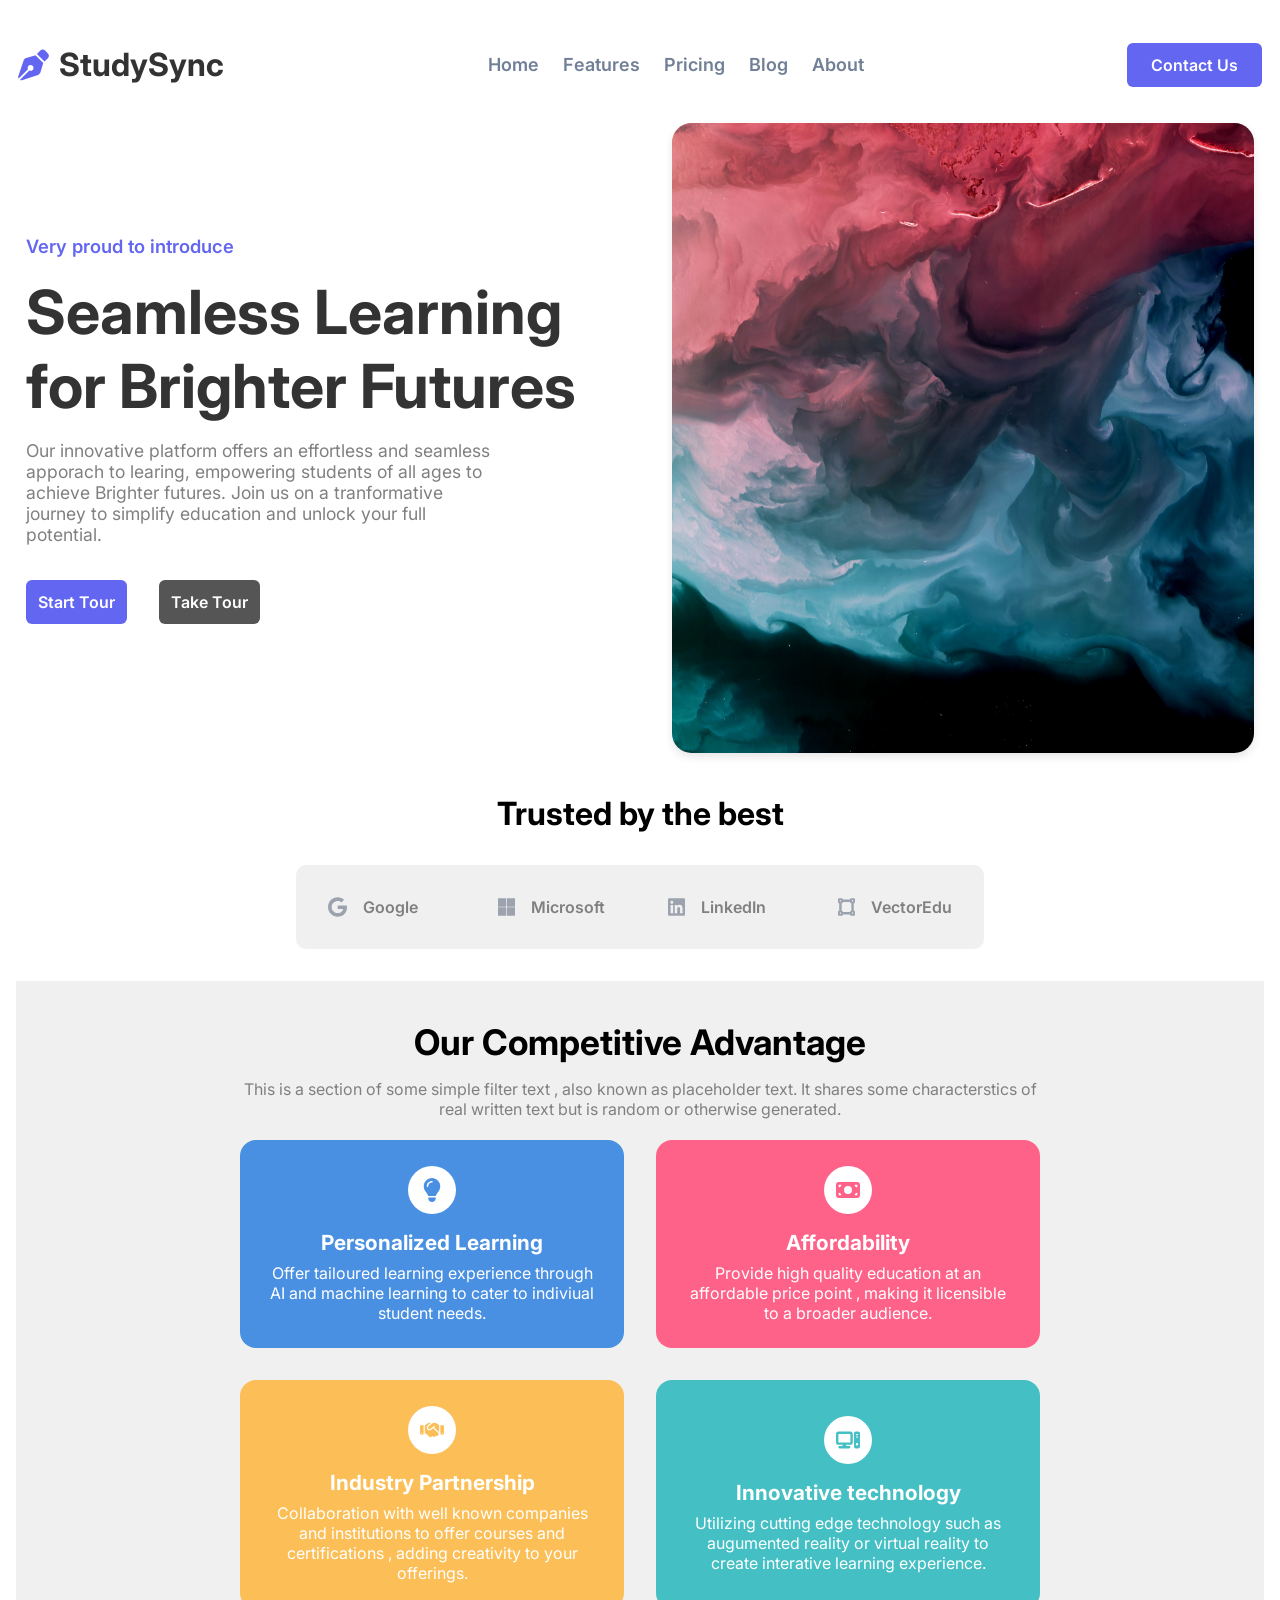
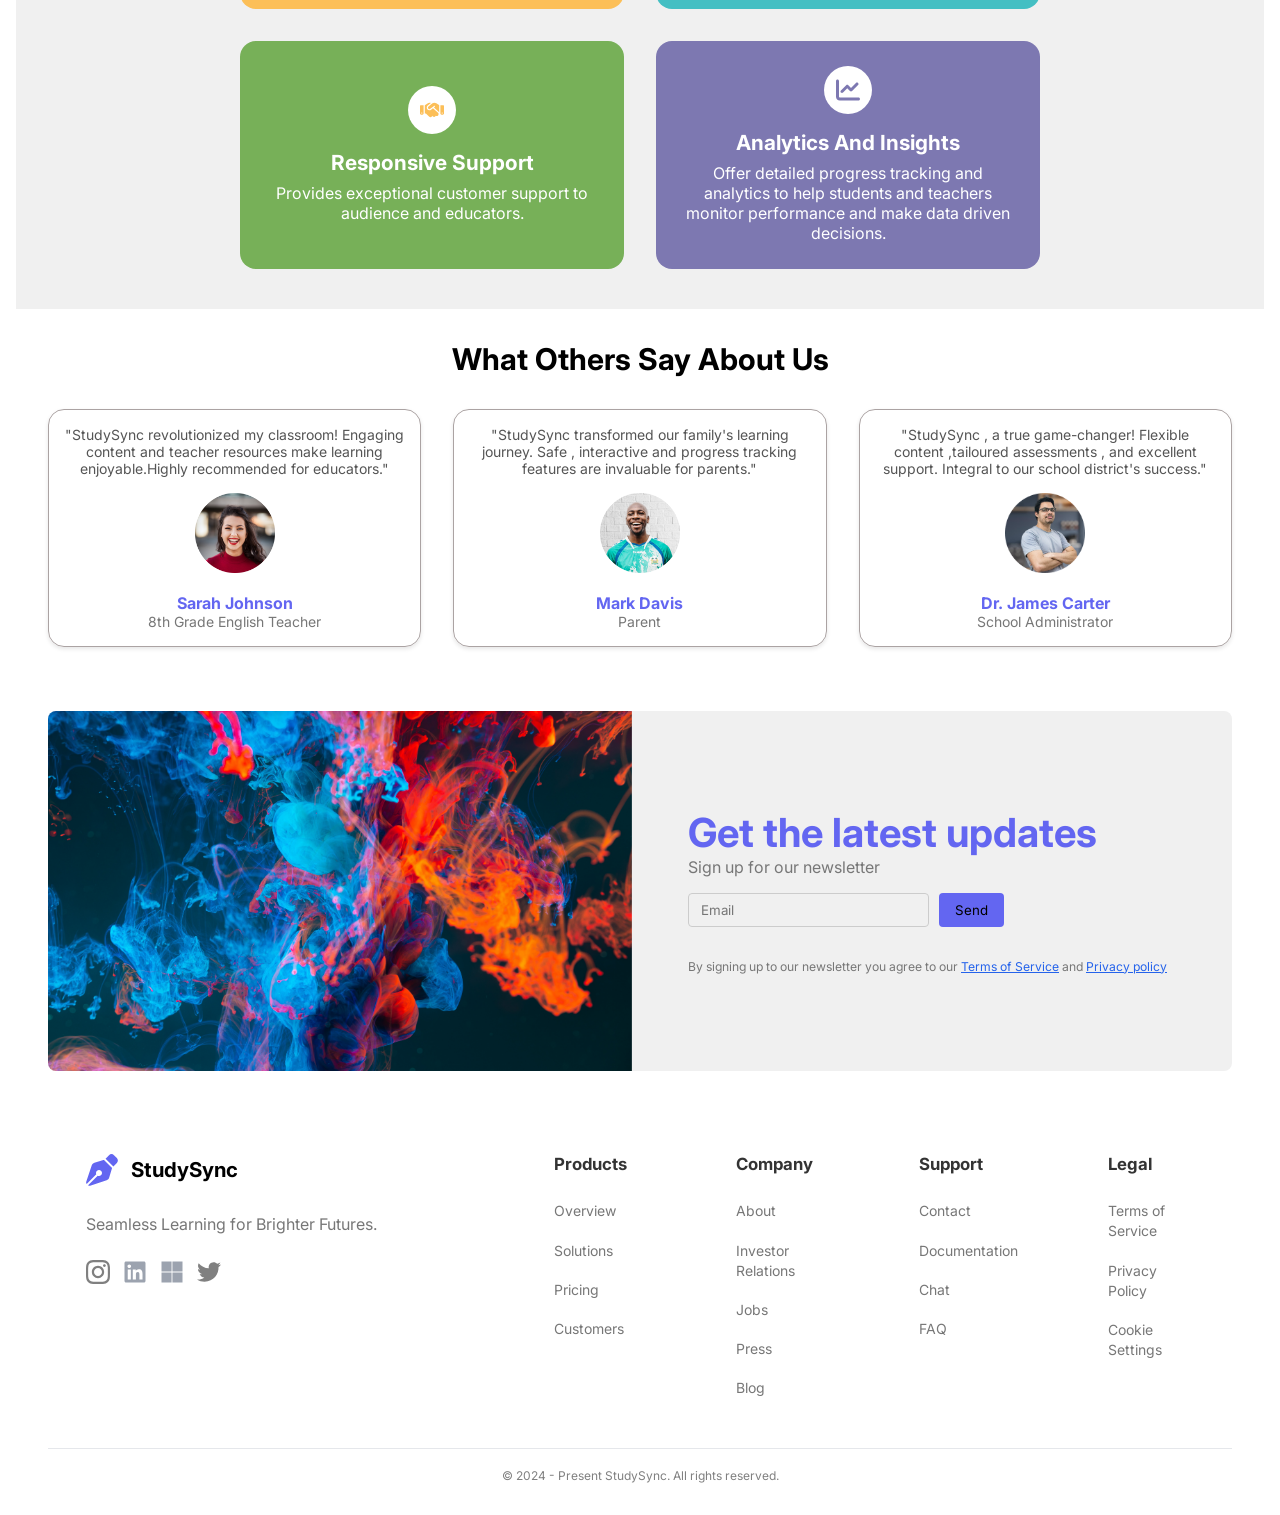
<file: index.html>
<!DOCTYPE html>
<html lang="en">
<head>
    <meta charset="UTF-8">
    <meta name="viewport" content="width=device-width, initial-scale=1.0">
    <meta name="google-site-verification" content="7jgG5KhkjjLFt8AueVVeSKlJXRJ-OzAuravGoHdlTAI" />
    <link rel="stylesheet" href="styles.css">
    <title>StudySync</title>
</head>
<body>
    <div class="header">
        <header class="header-content">
            <a href="#logo" class="logo">
                <img src="./images/studySync.svg" alt="logoImage" class="logo-icon">
                <span class="logo-text">StudySync</span>
            </a>

            <nav class="nav">
                <li><a class="nav-link" href="#home">Home</a></li>
                <li><a class="nav-link" href="#features">Features</a></li>
                <li><a class="nav-link" href="#pricing">Pricing</a></li>
                <li><a class="nav-link" href="#blog">Blog</a></li>
                <li><a class="nav-link" href="#about">About</a></li>
            </nav>

            <button class="contactBtn"><a href="#contact" class="contact-button">Contact Us</a></button>

            <button type="button" class="menu-button">
                <img src="./images/Hamburger.svg" alt="menuButton" class="menu-icon">
            </button>
        </header>
    </div>
    
    <div class="content">
        <section class="main-section">
            <div class="content-left">
               <p class="section-label">Very proud to introduce</p>
               <h1 class="section-title">Seamless Learning for Brighter Futures</h1>
               <p class="section-description">Our innovative platform offers an effortless and seamless apporach  to learing, empowering students of all ages to achieve Brighter futures. Join us on a tranformative journey to simplify education and unlock your full potential.</p>
               <div class="button-group">
                <a href="#start" class="start-button">Start Tour</a>
                <a href="#tour" class="tour-button">Take Tour</a>
               </div>
            </div>

            <div class="content-right">
                <div class="image-container">
                    <img src="./images/usgs-hoS3dzgpHzw-unsplash.jpg" alt="sectionImage" class="section-image">
                </div>
            </div>
        </section>
    </div>

    <div class="company-container">
        <h2 class="company-title">Trusted by the best</h2>
        <div class="company-grid">
            <div class="company-logo">
                <img src="./images/Google.svg" alt="" class="svg-img">
                <span class="logo-txt">Google</span>
            </div>

            <div class="company-logo">
                <img src="./images/Microsoft.svg" alt="" class="svg-img">
                <span class="logo-txt">Microsoft</span>
            </div>

            <div class="company-logo">
                <img src="./images/linkedin.svg" alt="" class="svg-img">
                <span class="logo-txt">LinkedIn</span>
            </div>

            <div class="company-logo">
                <img src="./images/VectorEdu.svg" alt="" class="svg-img">
                <span class="logo-txt">VectorEdu</span>
            </div>
        </div>
    </div>

    <div class="feature-container">
        <div class="feature-content">
            <div class="main-info">
                <h2 class="main-title">Our Competitive Advantage</h2>
                <p class="main-description">This is a section of some simple filter text , also known as placeholder text. It shares some characterstics of real written text but is random or otherwise generated.</p>
            </div>
            <div class="feature-grid">
                <!-- card1 -->
                 <div class="feature-card">
                    <div class="icon-container">
                        <img src="./images/PersonalizedLearn.svg" class="feature-svg" alt="">
                    </div>
                    <div class="feature-info">
                        <div class="feature-title">Personalized Learning</div>
                        <div class="feature-description">Offer tailoured learning experience through AI and machine learning to cater to indiviual student needs.</div>
                    </div>
                 </div>

                <!-- card2 -->
                <div class="feature-card">
                    <div class="icon-container">
                        <img src="./images/Affordability.svg" class="feature-svg" alt="">
                    </div>
                    <div class="feature-info">
                        <div class="feature-title">Affordability</div>
                        <div class="feature-description">Provide high quality education at an affordable price point , making it licensible to a broader audience. </div>
                    </div>
                 </div>

                <!-- card3 -->
                <div class="feature-card">
                    <div class="icon-container">
                        <img src="./images/IndustryPatner.svg" class="feature-svg" alt="">
                    </div>
                    <div class="feature-info">
                        <div class="feature-title">Industry Partnership</div>
                        <div class="feature-description">Collaboration with well known companies and institutions to offer courses and certifications , adding creativity to your offerings.</div>
                    </div>
                 </div>

                <!-- card4 -->
                <div class="feature-card">
                    <div class="icon-container">
                        <img src="./images/InnovativeTech.svg" class="feature-svg" alt="">
                    </div>
                    <div class="feature-info">
                        <div class="feature-title">Innovative technology</div>
                        <div class="feature-description">Utilizing cutting edge technology such as augumented reality or virtual reality to create interative learning experience.</div>
                    </div>
                 </div>

                <!-- card5 -->
                <div class="feature-card">
                    <div class="icon-container">
                        <img src="./images/IndustryPatner.svg" class="feature-svg" alt="">
                    </div>
                    <div class="feature-info">
                        <div class="feature-title">Responsive Support</div>
                        <div class="feature-description">Provides exceptional customer support to audience and educators.</div>
                    </div>
                 </div>

                <!-- card6 -->
                <div class="feature-card">
                    <div class="icon-container">
                        <img src="./images/Analytics.svg" class="feature-svg" alt="">
                    </div>
                    <div class="feature-info">
                        <div class="feature-title">Analytics And Insights</div>
                        <div class="feature-description">Offer detailed progress tracking and analytics to help students and teachers monitor performance and make data driven decisions.</div>
                    </div>
                 </div>
            </div>
        </div>
    </div>

    <div class="testimonial-container">
        <div class="testimonial-content">
            <h2 class="testimonial-title">What Others Say About Us</h2>
            <div class="testimonial-grid">
                <!-- card1  -->
                <div class="testimonial-card">
                    <div class="testimonial-text">"StudySync revolutionized my classroom! Engaging content and teacher resources make learning enjoyable.Highly recommended for educators."</div>
                    <div class="testimonial-avatar">
                        <img src="./images/avatar1.png" alt="">
                    </div>
                    <div class="testimonial-details">
                        <h3 class="testimonial-name">Sarah Johnson</h3>
                        <p class="testimonial-desc">8th Grade English Teacher</p>
                    </div>
                </div>

                <!-- card2 -->
                <div class="testimonial-card">
                    <div class="testimonial-text">"StudySync transformed our family's learning journey. Safe , interactive and progress tracking features are invaluable for parents."</div>
                    <div class="testimonial-avatar">
                        <img src="./images/avatar2.png" alt="">
                    </div>
                    <div class="testimonial-details">
                        <h3 class="testimonial-name">Mark Davis </h3>
                        <p class="testimonial-desc">Parent</p>
                    </div>
                </div>

                <!-- card3 -->
                <div class="testimonial-card">
                    <div class="testimonial-text">"StudySync , a true game-changer! Flexible content ,tailoured assessments , and excellent support. Integral to our school district's success."</div>
                    <div class="testimonial-avatar">
                        <img src="./images/avatar3.png" alt="">
                    </div>
                    <div class="testimonial-details">
                        <h3 class="testimonial-name">Dr. James Carter</h3>
                        <p class="testimonial-desc">School Administrator</p>
                    </div>
                </div>
            </div>
        </div>
    </div>

    <div class="newsletter-container">
        <div class="newsletter-content">
            <!-- left part -->
             <div class="news-left">
                <img src="./images/img.png" loading="lazy" alt="news-img" class="news-img">
             </div>
             <!-- right part  -->
              <div class="news-right">
                <div class="news-info">
                    <h2 class="news-title">Get the latest updates</h2>
                    <p class="news-desc">Sign up for our newsletter</p>
                </div>
                <form action="" class="news-form">
                    <input class="news-email" type="text" placeholder="Email">
                    <button class="news-send-button">Send</button>
                </form>

                <div class="privacy-policy">
                    By signing up to our newsletter you agree to our  
                    <a class="news-link" href="">Terms of Service</a>
                    and 
                    <a class="news-link" href="">Privacy policy</a>
                </div>
              </div>
        </div>
    </div>

    <div class="footer-container">
        <footer class="footer">

            <div class="footer-top">

                <div class="comp-logo">
                    <a class="logo-link" href="#">
                        <img class="logo-svg" src="./images/studySync.svg"/>
                        StudySync
                    </a>
                </div>
                <p class="filler-text">Seamless Learning for Brighter Futures.</p>
                <div class="social">
                        <a class="social-link" href="#">
                            <img src="./images/instagram.svg" class="social-icon" />
                        </a>
                        <a class="social-link">
                            <img src="./images/linkedin.svg" class="social-icon" />
                        </a>
                        <a class="social-link">
                            <img src="./images/Microsoft.svg" class="social-icon" />
                        </a>
                        <a class="social-link">
                            <img src="./images/twitter.svg" class="social-icon" />
                        </a>
                </div>
            </div>

            <div class="footer-grid">
                        <!-- column 1 -->
                <div class="footer-grid-column">
                            <div class="footer-grid-heading">
                                Products
                            </div>
                            <ul class="footer-links-list">
                                <li>
                                    <a href="#overview" class="footer-link">Overview</a>
                                </li>
                                <li>
                                    <a href="#overview" class="footer-link">Solutions</a>
                                </li>
                                <li>
                                    <a href="#overview" class="footer-link">Pricing</a>
                                </li>
                                <li>
                                    <a href="#overview" class="footer-link">Customers</a>
                                </li>
                            </ul>
                </div>
                        <!-- column 2 -->
                <div class="footer-grid-column">
                            <div class="footer-grid-heading">
                                Company
                            </div>
                            <ul class="footer-links-list">
                                <li>
                                    <a href="#overview" class="footer-link">About</a>
                                </li>
                                <li>
                                    <a href="#overview" class="footer-link">Investor Relations</a>
                                </li>
                                <li>
                                    <a href="#overview" class="footer-link">Jobs</a>
                                </li>
                                <li>
                                    <a href="#overview" class="footer-link">Press</a>
                                </li>
                                <li>
                                    <a href="#overview" class="footer-link">Blog</a>
                                </li>
                            </ul>
                </div>
                        <!-- column 3 -->
                <div class="footer-grid-column">
                            <div class="footer-grid-heading">
                                Support
                            </div>
                            <ul class="footer-links-list">
                                <li>
                                    <a href="#overview" class="footer-link">Contact</a>
                                </li>
                                <li>
                                    <a href="#overview" class="footer-link">Documentation</a>
                                </li>
                                <li>
                                    <a href="#overview" class="footer-link">Chat</a>
                                </li>
                                <li>
                                    <a href="#overview" class="footer-link">FAQ</a>
                                </li>
                            </ul>
                </div>
                        <!-- column 4 -->
                <div class="footer-grid-column">
                            <div class="footer-grid-heading">
                                Legal
                            </div>
                            <ul class="footer-links-list">
                                <li>
                                    <a href="#overview" class="footer-link">Terms of Service</a>
                                </li>
                                <li>
                                    <a href="#overview" class="footer-link">Privacy Policy</a>
                                </li>
                                <li>
                                    <a href="#overview" class="footer-link">Cookie Settings</a>
                                </li>
                                
                            </ul>
                </div>
            </div>
        </footer>
        <div class="footer-copyright">
            © 2024 - Present StudySync. All rights reserved.
        </div>
    </div>
</body>
</html>
</file>
<file: styles.css>
@import url('https://fonts.googleapis.com/css2?family=Afacad+Flux:wght@100..1000&family=Inter:ital,opsz,wght@0,14..32,100..900;1,14..32,100..900&display=swap');

:root{
    --primary-color:#6366F1;
    --accent-color : #3f83f8;
    --text-color:#333333;
    --link-color: #2563eb;
    --backgound-color: #ffffff;
    --light-gray: #f0f0f0;
    --gray:#808080;
    --dark-gray: #555;
}

*{
    margin: 0;
    padding: 0;
    font-family: 'Inter' , sans-serif;
    text-decoration: none;
}

body{
    height: 100vh;
    text-align: center;
    background-color: var(--backgound-color);
    padding: 1rem;
}

.header-content{
    max-width: 1280px;
    margin: 0 auto;
    display: flex;
    justify-content: space-between;
    align-items: center;
    padding: 0.1rem;
}

.logo{
    display: flex;   /*ek div tha pura logo or span ka usko 2 bhago me divide kra isliye flex lgaya */
    align-items: center;
    font-size: 2rem;
    font-weight: bold  ;
    color: var(--text-color);
    text-decoration: none;
    gap: 0.625rem;
}

.logo-icon{
    height: 5.875rem;
    width: 1.938rem;
}

.logo-text{
    font-size: 2rem;
}

.nav{
    display: none;
    gap: 1.5rem;
}

@media screen and (min-width:768px) {
    .nav{
        display: flex;
    }
}

.nav-link{
    color: #718096;
    font-size: 1.125rem;
    font-weight: 600;
    transform: color 0.1s;
}

.nav-link:hover{
    color: var(--link-color);
}

.nav li {
    list-style: none;
}

.contactBtn{
    display: none;
    border: none;
    background-color: var(--primary-color);
    transform: all 0.1s;
    border-radius: 0.375rem;
    padding: 0.75rem 1.5rem;
}

@media screen and (min-width:768px) {
    .contactBtn{
        display: block;
    }
    
}
.contactBtn a{
    color: var(--backgound-color);
    font-size: 1rem;
    font-weight: 600;
}

.contactBtn:hover{
    background-color: #5254f8;
}

.menu-button{
 display: none;
 border: none;
 border-radius: 0.375rem;
 background-color: var(--backgound-color);
 font-size:  1rem;
 padding: 0.5rem 1.5rem;
 font-weight: 600;
}

@media screen and (max-width:768px) {
    .menu-button{
        display: block;
    }
}

.menu-icon{
    height: 1.5rem;
    width: 1.5rem;
}

.main-section{
    max-width: 1280px;
    display: flex;
    flex-direction: column ;
    gap: 2rem;
    padding: 0.6rem;
    margin:  0 auto;
    align-items: center;
}

.content-left{
    text-align: center;
    animation: slideFromLeft 1s ease forwards;
    opacity: 0;
}

@keyframes slideFromLeft {
    0%{
        opacity: 0; /*bahut halka naa ke barabar dikhega strting me*/
        transform: translatex(-100%); /*shuruaat me sb kuch screen ke bahar rahega left side me chupa hua..*/
    }

    100%{
        opacity: 1;
        transform: translateX(0); /*screen ki main position pr laakr dikha dega .*/
    }
}

.section-label{
    font-size: 1.15rem;
    font-weight: 600;
    color: var(--primary-color);
}

.section-title{
    font-size: 2.3rem;
    padding: 1.1rem;
    color: var(--text-color);
}

.section-description{
    color: var(--gray);
    font-size: 1.2rem;
}

.button-group{
 display: flex;
 gap: 2rem;
 padding: 1rem;
 margin-top: 1rem;
 align-items: center;
 justify-content: center;
}

.start-button , .tour-button{
   margin-top: 0.2rem;
   border: none;
   border-radius: 0.375rem;
   background-color: var(--primary-color);
   color: var(--backgound-color);
   transform: all 0.1s;
   padding: 0.75rem;
   font-size: 1rem;
   font-weight: 600;
}


.tour-button{
    background-color: var(--dark-gray);
}

.start-button:hover{
    background-color: var(#5254f8);
}

.tour-button:hover{
    background-color: var(--gray);
}

.content-right{
    display: flex;
    align-items: center;
    justify-content: center;
}

.image-container{
    border: none;
    border-radius: 1.225rem;
    overflow: hidden;
    box-shadow: 0px 4px 8px rgba(0 , 0 , 0 , 0.1);
    height: 50vh;
}

.section-image{
    height: 100%;
    width: 100%;
}

@media screen and (min-width:768px){
    .main-section{
        flex-direction: row;
    }
    .content-left{
        max-width: 50%;
        text-align: left;
    }
    .section-title{
        padding-left: 0;
        font-size: 3.8rem;
    }

    .button-group{
        justify-content: start;
        padding-left: 0;
    }

    .section-label{
        font-size: 1rems;
    }

    .image-container{
        height: 70vh;
    }

    .section-description{
        font-size: 1.1rem;
        color: var(--gray);
        width: 78%;
    }

}

.company-container{
    display: flex;
    justify-content: center;
    flex-direction: column;
    align-items: center;
    margin-top: 2rem;
    animation: slideFromLeft 1s ease forwards;
}

.company-grid{
    display: grid;
    grid-template-columns: repeat(2,1fr); /*chote screen sizes ke liye 2 grids bna do...2 uppr 2 niche kr ke 4 ka box bna do*/

    gap: 3.5rem;
    padding: 1rem;
    background-color: var(--light-gray);
    border: none;
    border-radius: 0.625rem;
    margin-top: 2rem;
    margin-bottom: 2rem;
    padding: 2rem 2rem;
}

.company-logo{
    font-size: 1rem;
    font-weight: 600;
    color: var(--gray);
    display: flex;
    gap: 1rem;
}

.svg-img{
    height: 1.2rem;
}

.logo-txt{
  font-size: 1rem;
}

@media screen and (min-width:640px) { /* jese hi 640px ke uppr jayega vese hi yeh kaam hoga*/
    .company-grid{
        grid-template-columns: repeat(4 , 1fr);
    }
    .company-title{
        font-size: 2rem;
        font-weight: bold;
    }
}

.feature-container{
    background-color: var(--light-gray);
    padding: 2.5rem 0;
    text-align: center;
}

.feature-content{
    max-width: 800px;
    margin: 0 auto;
    padding: 0 2rem;
}

.main-info{
    display: flex;
    flex-direction: column;
    gap: 1rem;
}

.main-title{
    font-size: 2.2rem;
    font-weight: bold;
}

.main-description{
    color: var(--gray);
    font-size: 1rem;

}

.feature-grid{
    display: grid;
    grid-gap: 2rem;
    grid-template-columns: repeat(2 ,1fr);
    margin-top: 1.3rem;
}

.feature-card{
    display: flex;
    flex-direction: column;
    padding: 1.6rem;
    border-radius: 1rem;
    justify-content: center;
    align-items: center;
    background-color: #6d7890;
    gap: 1rem;
}

.feature-info{
    display: flex;
    flex-direction: column;
    gap: 0.5rem;
}

.icon-container{
    background-color: var(--backgound-color);
    height: 3rem;
    width: 3rem;
    border-radius: 50%;
    display: flex;
    align-items: center;
    justify-content: center;
}

.feature-svg{
    width: 1.5rem;
    height: 1.5rem;
}

.feature-title{
    color: var(--backgound-color);
    font-weight: bold;
    font-size: 1.3rem;
}

.feature-description{
    color: var(--backgound-color);
}

.feature-card:nth-child(1){  
    background-color: #4a90e2;
}

.feature-card:nth-child(2){  /* feature card vale divs me se 2nd child pr yeh apply kro..*/
    background-color: #ff6289;
}

.feature-card:nth-child(3){  
    background-color: #fcbf58;
}

.feature-card:nth-child(4){ 
    background-color: #44bfc3;
}

.feature-card:nth-child(5){  
    background-color: #77b058;
}

.feature-card:nth-child(6){ 
    background-color: #7d78b1;
}

@media screen and (max-width:768px) {  /*jese hi 768px se niche jayega vese hi yeh kaam hoga.*/
    .feature-grid{
        grid-template-columns: repeat(1,1fr);
    }
}

.testimonial-container{
    background-color: var(--backgound-color);
    padding: 0 2rem;
    margin: 2rem auto;
    max-width: 1280px;
}

.testimonial-content{
    display: flex;
    flex-direction: column;
    gap: 2rem;
}

.testimonial-title{
    font-size: 1.875rem;
    font-weight: bold;
}

.testimonial-grid{
    display: grid;
    grid-template-columns: repeat(auto-fill , minmax(300px ,1fr));  /*autofill mtlb tum tumhare hissab se dekh lo kitna kya rakhna hai grids ko ..min size 300px rakhna or max size 1fr rkhna bs...*/
    grid-gap:2rem;
}

.testimonial-card{
    display: flex;
    flex-direction: column;
    border: 1px solid rgb(171, 163, 163);
    border-radius: 1rem;
    box-shadow: 0 2px 4px rgba(0,0,0,0.1);
    padding: 1rem;
    gap: 1rem;
    transition: transform 0.3s ease , box-shadow 0.3s ease;
}

.testimonial-card:hover{
    transform: scale(1.05);
    box-shadow: 0 4px 8px rgba(0,0,0,0.2);
    border: 1px solid blue;
}

.testimonial-avatar img{
    height: 5rem;
    width: 5rem;
}

.testimonial-text{
    font-size: 0.875rem;
    color: #555;
}

.testimonial-name{
    color: var(--primary-color);
   font-size: 1rem;
}

.testimonial-desc{
  font-size: 0.875rem;
  color: #777;
}

.newsletter-container{
    background-color: var(--background-color);
    
    max-width: 1280px;
    height: 40vh;
    margin: 0 auto;
}

.newsletter-content{
    display: flex;
    flex-direction: row;
    background-color: var(--light-gray);
    height: 100%;
    border-radius: 8px;
    overflow: hidden;
}

.news-left{
    height: 100%;
    width: 50%;
    display: none;
    position: relative;
}
.news-left img{
    position: absolute;
    inset: 0;
    width: 100%;
    height: 100%;
    object-fit: cover;
    object-position: center;
}

.news-right{
    display: flex;
    flex-direction: column;
    gap: 1rem;
    padding: 0.5rem;
    justify-content: center;
    align-items: flex-start;
    width: 98%;
}

@media screen and (min-width:640px) {
    .news-left{
        display: block;
        width: 50%;
    }
    .news-right{
        width: 50%;
    }
    .newsletter-container{
        padding: 2rem;
    }
}

.news-info{
    padding:0 3rem;
}

.news-title{
    font-size: 1.5rem;
    font-weight: bold;
    color: var(--primary-color);
    text-align: left;
}

.news-desc{
    text-align: left;
    color: #777;
}

.news-form{
    padding: 0 3rem;
    display: flex;
    flex-wrap: wrap;
    margin-bottom: 1rem;
    gap: 0.6rem;
}


.news-email{
    background-color: var(--background-color);
    /* width: 100%; */
    color: #333;
    outline: none;
    border: 1px solid #ccc;
    border-radius: 4px;
    padding: 0.5rem 0.75rem;
}

.news-email:focus{
    border-color: #2563eb;
    box-shadow: 0 4px 8px rgba(0,0,0,0.3);
}

.news-send-button{
    background-color: var(--primary-color);
    color: var(--background-color);
    border: none;
    border-radius: 0.25rem;
    padding: 0.5rem 1rem;
}

.news-send-button:hover{
    background-color: var(--link-color);
}

.privacy-policy{
    font-size: 0.76rem;
    padding: 0 3rem;
    color: #777;
}

.news-link{
    text-decoration: underline;
    color: #2563eb;
}

@media screen and (min-width:640px) {
    .news-title{
        font-size: 2.5rem;
    }
}


.footer-container{
    background-color: var(--background-color);
    margin: 0 auto;
    padding: 0 2rem;
    display: flex;
    flex-direction: column;
    max-width: 1280px;
}

.footer{
    max-width: 1280px;
    padding:1.2rem 2.4rem;
    text-align: left;
    display: flex;
    justify-content: space-between;
    padding-right: 2rem;
}

.footer-top{
    width: 34%;
    display: flex;
    flex-direction: column;
    gap: 1.65rem;
}

.logo-svg{
    width: 2rem;
    height: 6rem;
}

.comp-logo{
    display: flex;
    justify-content: flex-start;
    margin-bottom: -1.9rem;
}
.logo-link{
    display: flex;
    justify-content: center;
    align-items: center;
    gap: 0.8rem;
    font-size: 1.28rem;
    font-weight: bold;
    color: black;
}
.social-icon{
    width: 1.5rem;
    height: 1.5rem;
}
.filler-text{
    font-size: 1rem;
    color: #777;
}
.social{
    display: flex;
    gap: 0.8rem;
}
.footer-grid{
    display: grid;
    grid-template-columns: repeat(4, 1fr);
    width: 58%;
    grid-gap: 5.67rem;
    padding-top: 2rem;
}

.footer-grid-heading{
    font-size: 1.05rem;
    font-weight: bold;
    color: var(--text-color);
}

ul{
    list-style-type: none;
}
.footer-link{
    color: #777;
    font-size: 0.875rem;
}
.footer-links-list{
    display: flex;
    flex-direction: column;
    gap: 1.2rem;
}
.footer-grid-heading{
    margin-bottom: 1.65rem;
}

.footer-copyright{
    color: var(--gray);
    font-size: 0.75rem;
    padding-bottom: 2rem;
    margin-top: 2rem;
    padding-top: 1.15rem;
    border-top: 1px solid #E5E7EB;
}

@media screen and (max-width:1080px) {
    .footer{
        flex-direction: column;
        align-items: center;
    }
    .footer-top{
        padding-left: 10rem;
    }
    .footer-grid{
        align-self: center;
        justify-content: space-evenly;
    }
}

@media screen and (max-width:850px) {
    .footer-top{
        padding-left: 1rem;
    }
    .footer-grid{
        grid-template-columns: repeat(2,1fr);
    }
}
</file>
